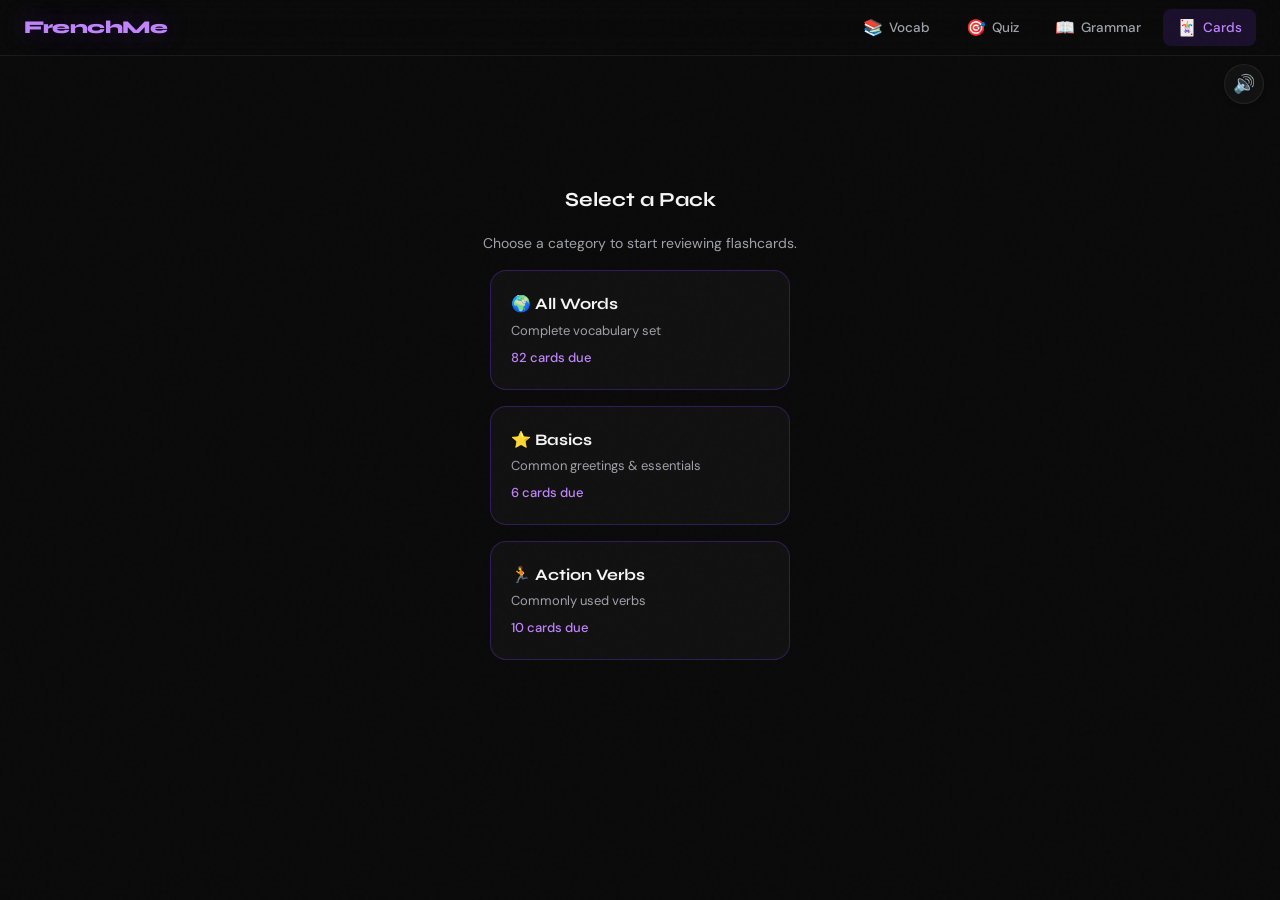
<file: cards/index.html>
<!DOCTYPE html>
<html lang="en">
<head>
<meta charset="UTF-8">
<meta name="viewport" content="width=device-width, initial-scale=1.0">
<title>Flashcards — FrenchMe</title>
<link rel="preconnect" href="https://fonts.googleapis.com">
<link href="https://fonts.googleapis.com/css2?family=Syne:wght@400;600;700;800&family=DM+Sans:ital,wght@0,300;0,400;0,500;1,300&display=swap" rel="stylesheet">
<link rel="stylesheet" href="../css/styles.css">
</head>
<body>

<!-- MUTE BUTTON -->
<button id="mute-btn">🔊</button>

<!-- NAV -->
<nav>
  <a href="../" class="nav-logo">FrenchMe</a>
  <div class="spacer"></div>
  <a href="../vocab/" class="nav-btn">
    <span class="icon">📚</span> Vocab
  </a>
  <a href="../quiz/" class="nav-btn">
    <span class="icon">🎯</span> Quiz
  </a>
  <a href="../grammar/" class="nav-btn">
    <span class="icon">📖</span> Grammar
  </a>
  <a href="../cards/" class="nav-btn active">
    <span class="icon">🃏</span> Cards
  </a>
</nav>

<!-- PAGE CONTENT -->
<div class="flash-content">
  <!-- Pack Selection -->
  <div id="flash-pack-select">
    <h2>Select a Pack</h2>
    <p>Choose a category to start reviewing flashcards.</p>
    <div class="pack-card" onclick="selectPack('all')">
      <div class="pack-name">🌍 All Words</div>
      <div class="pack-meta">Complete vocabulary set</div>
      <div class="pack-due" id="pack-due-all">0 cards due</div>
    </div>
    <div class="pack-card" onclick="selectPack('basics')">
      <div class="pack-name">⭐ Basics</div>
      <div class="pack-meta">Common greetings & essentials</div>
      <div class="pack-due" id="pack-due-basics">0 cards due</div>
    </div>
    <div class="pack-card" onclick="selectPack('verbs')">
      <div class="pack-name">🏃 Action Verbs</div>
      <div class="pack-meta">Commonly used verbs</div>
      <div class="pack-due" id="pack-due-verbs">0 cards due</div>
    </div>
  </div>

  <!-- Study Area -->
  <div id="flash-study">
    <div class="flash-progress">
      <span id="flash-progress-text">Card 1/10</span>
      <div class="progress-bar-track">
        <div class="progress-bar-fill" id="flash-progress-bar" style="width:0%;"></div>
      </div>
    </div>

    <div class="flip-container" id="flip-container" onclick="flipCard()">
      <div class="flipper" id="flipper">
        <div class="card-face card-front">
          <div class="card-prompt">TRANSLATE TO ENGLISH</div>
          <div class="card-word" id="card-front-word">Bonjour</div>
          <div class="card-hint">Click to reveal</div>
        </div>
        <div class="card-face card-back">
          <div class="card-prompt">ENGLISH MEANING</div>
          <div class="card-word" id="card-back-word">Hello</div>
          <div class="card-hint">Click to flip back</div>
        </div>
      </div>
    </div>

    <div class="flash-actions">
      <button class="btn btn-red" onclick="rateCard('again')">❌ Again</button>
      <button class="btn btn-gold" onclick="rateCard('hard')">🔄 Hard</button>
      <button class="btn btn-green" onclick="rateCard('easy')">✅ Easy</button>
    </div>
  </div>

  <!-- Session Complete -->
  <div id="flash-result" class="flash-result" style="display:none;">
    <h3>Session Complete! 🎉</h3>
    <p id="flash-result-msg">You've reviewed all cards in this pack.</p>
    <button class="btn btn-primary" onclick="backToPacks()">← Back to Packs</button>
  </div>
</div>

<script src="../js/data.js"></script>
<script src="../js/tts.js"></script>
<script src="../js/cards.js"></script>

</body>
</html>
</file>
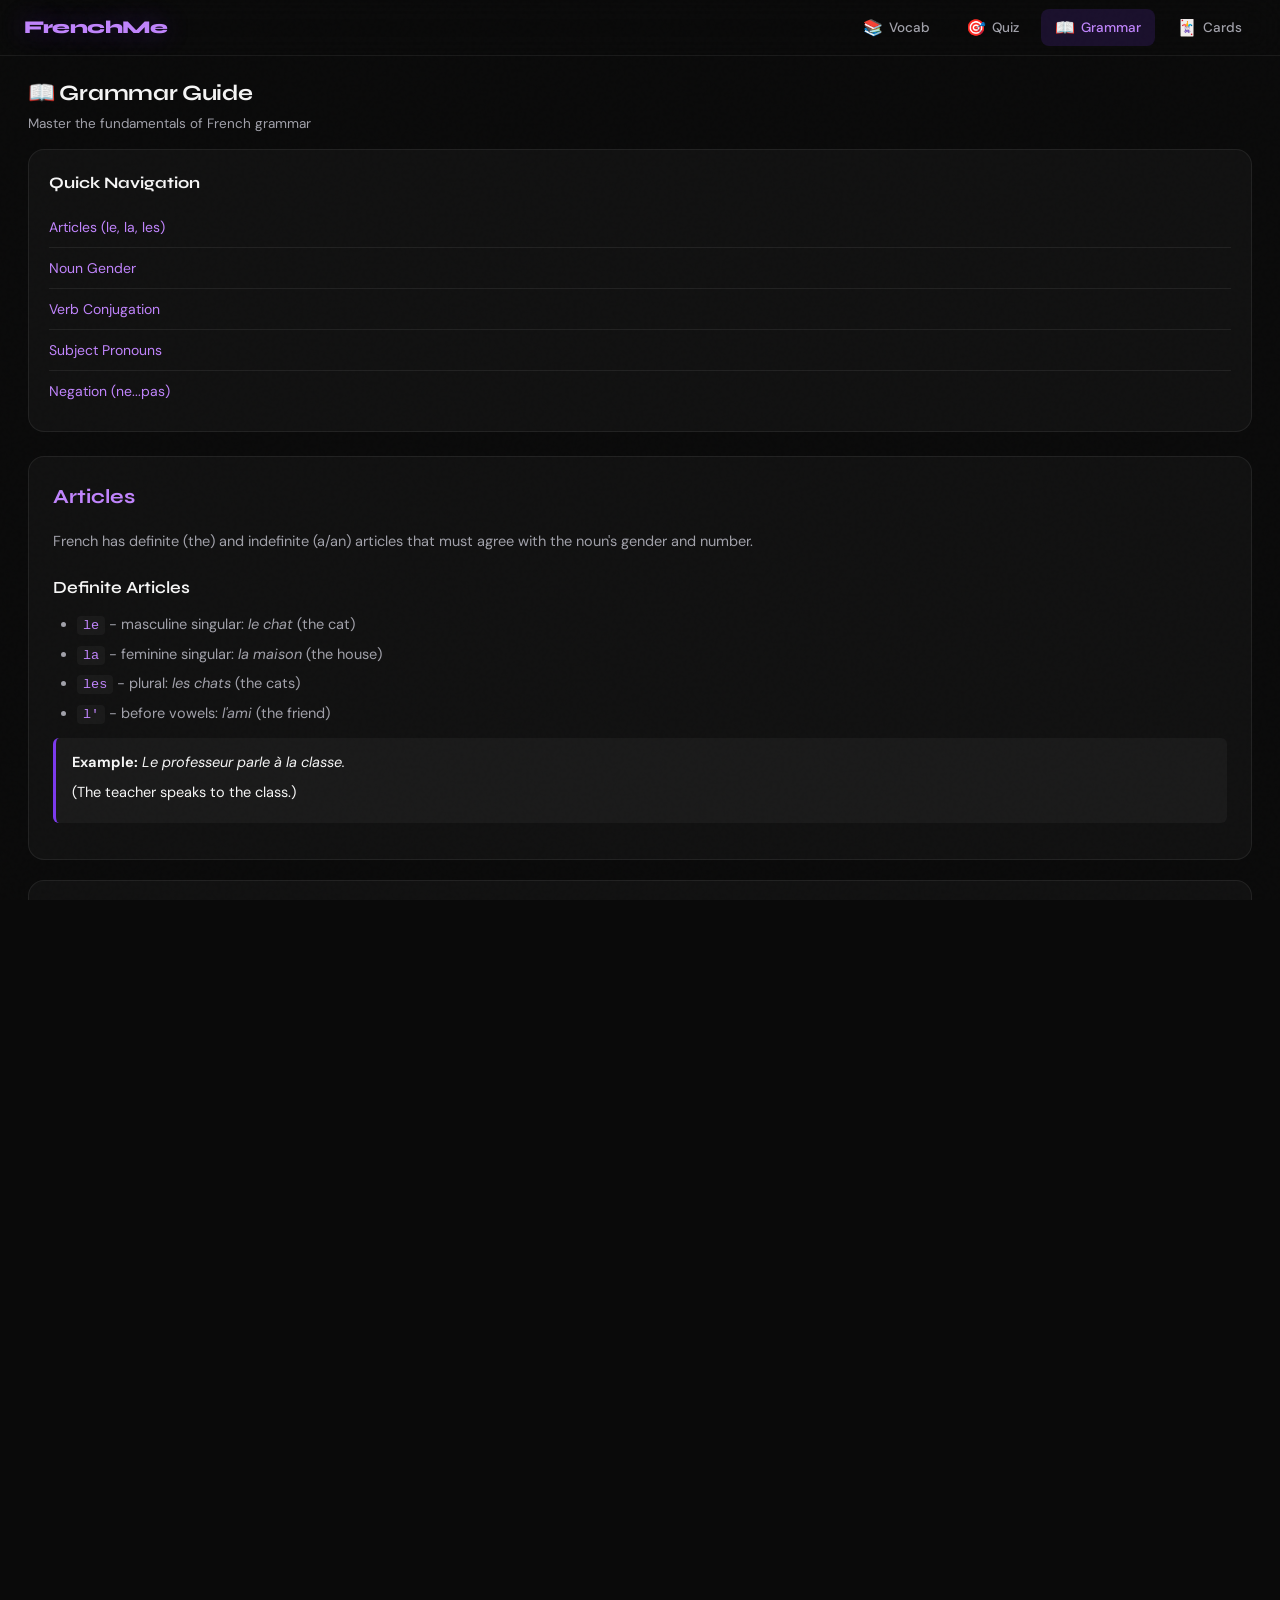
<file: grammar/index.html>
<!DOCTYPE html>
<html lang="en">
<head>
<meta charset="UTF-8">
<meta name="viewport" content="width=device-width, initial-scale=1.0">
<title>Grammar — FrenchMe</title>
<link rel="preconnect" href="https://fonts.googleapis.com">
<link href="https://fonts.googleapis.com/css2?family=Syne:wght@400;600;700;800&family=DM+Sans:ital,wght@0,300;0,400;0,500;1,300&display=swap" rel="stylesheet">
<link rel="stylesheet" href="../css/styles.css">
</head>
<body>

<!-- NAV -->
<nav>
  <a href="../" class="nav-logo">FrenchMe</a>
  <div class="spacer"></div>
  <a href="../vocab/" class="nav-btn">
    <span class="icon">📚</span> Vocab
  </a>
  <a href="../quiz/" class="nav-btn">
    <span class="icon">🎯</span> Quiz
  </a>
  <a href="../grammar/" class="nav-btn active">
    <span class="icon">📖</span> Grammar
  </a>
  <a href="../cards/" class="nav-btn">
    <span class="icon">🃏</span> Cards
  </a>
</nav>

<!-- PAGE CONTENT -->
<div class="page-container">
  <div class="page-header">
    <h1>📖 Grammar Guide</h1>
    <p>Master the fundamentals of French grammar</p>
  </div>
  <div class="scroll-area">
    <div class="grammar-toc">
      <h3>Quick Navigation</h3>
      <ul class="toc-list">
        <li><a href="#articles">Articles (le, la, les)</a></li>
        <li><a href="#gender">Noun Gender</a></li>
        <li><a href="#verbs">Verb Conjugation</a></li>
        <li><a href="#pronouns">Subject Pronouns</a></li>
        <li><a href="#negation">Negation (ne...pas)</a></li>
      </ul>
    </div>

    <section id="articles" class="grammar-section">
      <h2>Articles</h2>
      <p>French has definite (the) and indefinite (a/an) articles that must agree with the noun's gender and number.</p>
      <h3>Definite Articles</h3>
      <ul>
        <li><code>le</code> - masculine singular: <em>le chat</em> (the cat)</li>
        <li><code>la</code> - feminine singular: <em>la maison</em> (the house)</li>
        <li><code>les</code> - plural: <em>les chats</em> (the cats)</li>
        <li><code>l'</code> - before vowels: <em>l'ami</em> (the friend)</li>
      </ul>
      <div class="example">
        <p><strong>Example:</strong> <em>Le professeur parle à la classe.</em></p>
        <p>(The teacher speaks to the class.)</p>
      </div>
    </section>

    <section id="gender" class="grammar-section">
      <h2>Noun Gender</h2>
      <p>All French nouns are either masculine or feminine. This affects articles, adjectives, and sometimes verb agreement.</p>
      <h3>Common Patterns</h3>
      <ul>
        <li>Words ending in <code>-tion</code>, <code>-sion</code>, <code>-té</code> are usually feminine</li>
        <li>Words ending in <code>-age</code>, <code>-ment</code> are usually masculine</li>
        <li>When in doubt, memorize the article with the noun!</li>
      </ul>
      <div class="example">
        <p><strong>Feminine:</strong> <em>la nation</em>, <em>la beauté</em></p>
        <p><strong>Masculine:</strong> <em>le fromage</em>, <em>le gouvernement</em></p>
      </div>
    </section>

    <section id="verbs" class="grammar-section">
      <h2>Verb Conjugation</h2>
      <p>French verbs change form based on the subject. Here's the present tense of <code>parler</code> (to speak):</p>
      <ul>
        <li>je parle (I speak)</li>
        <li>tu parles (you speak - informal)</li>
        <li>il/elle parle (he/she speaks)</li>
        <li>nous parlons (we speak)</li>
        <li>vous parlez (you speak - formal/plural)</li>
        <li>ils/elles parlent (they speak)</li>
      </ul>
      <div class="example">
        <p><strong>Example:</strong> <em>Je parle français et tu parles anglais.</em></p>
        <p>(I speak French and you speak English.)</p>
      </div>
    </section>

    <section id="pronouns" class="grammar-section">
      <h2>Subject Pronouns</h2>
      <p>These pronouns are used as the subject of a sentence:</p>
      <ul>
        <li><code>je</code> - I</li>
        <li><code>tu</code> - you (informal singular)</li>
        <li><code>il</code> - he / <code>elle</code> - she</li>
        <li><code>nous</code> - we</li>
        <li><code>vous</code> - you (formal or plural)</li>
        <li><code>ils</code> - they (masculine) / <code>elles</code> - they (feminine)</li>
      </ul>
      <div class="example">
        <p><strong>Tip:</strong> Use <code>tu</code> with friends and family, <code>vous</code> with strangers or in formal settings.</p>
      </div>
    </section>

    <section id="negation" class="grammar-section">
      <h2>Negation</h2>
      <p>To make a sentence negative in French, place <code>ne</code> before the verb and <code>pas</code> after it.</p>
      <div class="example">
        <p><strong>Affirmative:</strong> <em>Je parle français.</em> (I speak French.)</p>
        <p><strong>Negative:</strong> <em>Je ne parle pas français.</em> (I don't speak French.)</p>
      </div>
      <p><strong>Note:</strong> In casual speech, <code>ne</code> is often dropped: <em>Je parle pas français.</em></p>
    </section>
  </div>
</div>

</body>
</html>
</file>
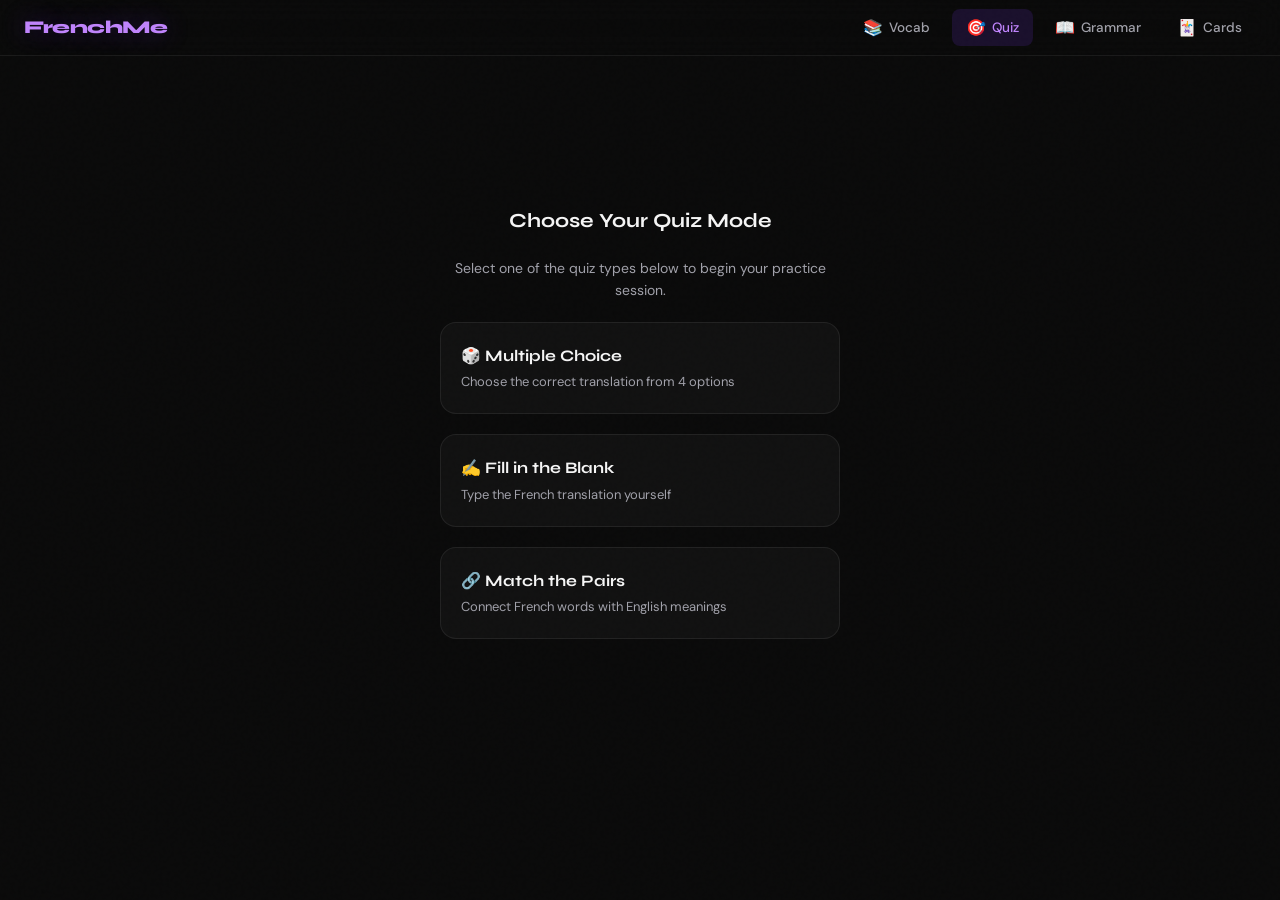
<file: quiz/index.html>
<!DOCTYPE html>
<html lang="en">
<head>
<meta charset="UTF-8">
<meta name="viewport" content="width=device-width, initial-scale=1.0">
<title>Quiz — FrenchMe</title>
<link rel="preconnect" href="https://fonts.googleapis.com">
<link href="https://fonts.googleapis.com/css2?family=Syne:wght@400;600;700;800&family=DM+Sans:ital,wght@0,300;0,400;0,500;1,300&display=swap" rel="stylesheet">
<link rel="stylesheet" href="../css/styles.css">
</head>
<body>

<!-- NAV -->
<nav>
  <a href="../" class="nav-logo">FrenchMe</a>
  <div class="spacer"></div>
  <a href="../vocab/" class="nav-btn">
    <span class="icon">📚</span> Vocab
  </a>
  <a href="../quiz/" class="nav-btn active">
    <span class="icon">🎯</span> Quiz
  </a>
  <a href="../grammar/" class="nav-btn">
    <span class="icon">📖</span> Grammar
  </a>
  <a href="../cards/" class="nav-btn">
    <span class="icon">🃏</span> Cards
  </a>
</nav>

<!-- PAGE CONTENT -->
<div class="quiz-content">
  <!-- Start Screen -->
  <div id="quiz-start">
    <h2>Choose Your Quiz Mode</h2>
    <p>Select one of the quiz types below to begin your practice session.</p>
    <div class="quiz-mode-card" onclick="startQuiz('mc')">
      <div class="mode-title">🎲 Multiple Choice</div>
      <div class="mode-desc">Choose the correct translation from 4 options</div>
    </div>
    <div class="quiz-mode-card" onclick="startQuiz('fitb')">
      <div class="mode-title">✍️ Fill in the Blank</div>
      <div class="mode-desc">Type the French translation yourself</div>
    </div>
    <div class="quiz-mode-card" onclick="startQuiz('match')">
      <div class="mode-title">🔗 Match the Pairs</div>
      <div class="mode-desc">Connect French words with English meanings</div>
    </div>
  </div>

  <!-- Quiz Game -->
  <div id="quiz-game">
    <div class="quiz-header">
      <span id="quiz-type-tag">🎲 Multiple Choice</span>
      <span id="quiz-progress">Question 1/10</span>
      <span id="quiz-xp">⚡ 0 XP</span>
    </div>
    <div id="quiz-card">
      <div id="quiz-question"></div>
      <div id="quiz-answer-area"></div>
      <div id="quiz-feedback" class="quiz-feedback"></div>
      <button id="quiz-next-btn" class="btn btn-primary" onclick="nextQuestion()">Next →</button>
    </div>
  </div>

  <!-- Result Screen -->
  <div id="quiz-result">
    <div class="score-circle" id="score-circle" style="--pct:0;">
      <span id="score-num">0/10</span>
    </div>
    <h3 id="result-title">Great work!</h3>
    <p id="result-msg">You're making progress. Keep it up!</p>
    <div class="result-actions">
      <button class="btn btn-ghost" onclick="goToStart()">← Back</button>
      <button class="btn btn-primary" onclick="restartQuiz()">Try Again</button>
    </div>
  </div>
</div>

<script src="../js/data.js"></script>
<script src="../js/tts.js"></script>
<script src="../js/quiz.js"></script>

</body>
</html>
</file>
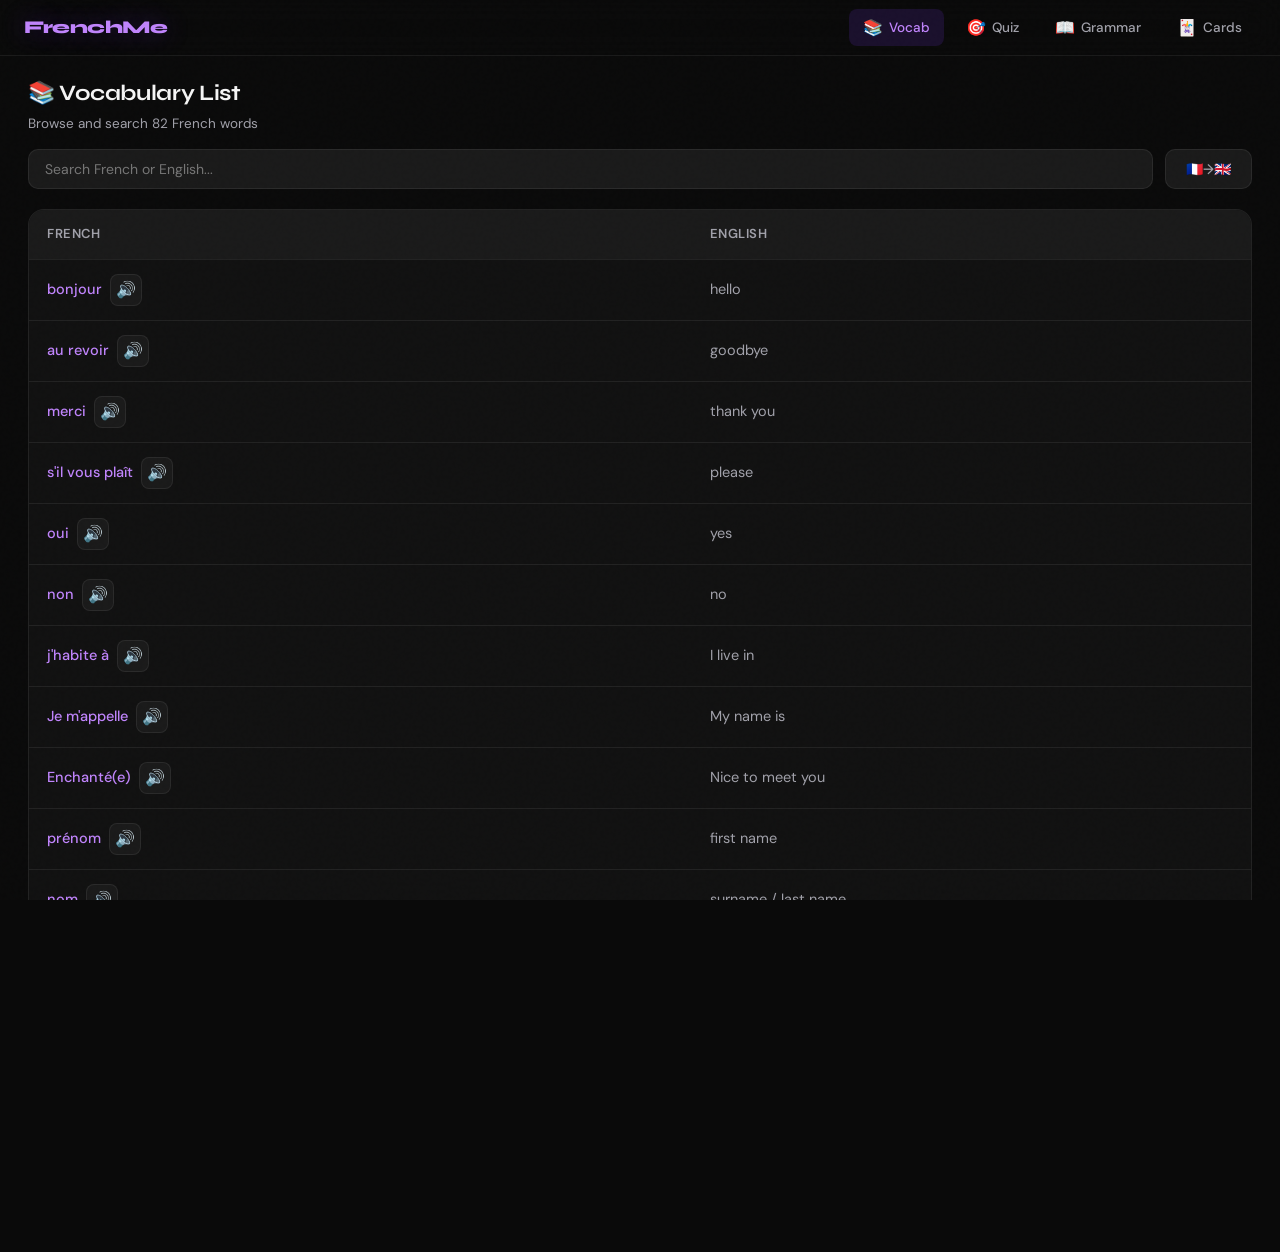
<file: vocab/index.html>
<!DOCTYPE html>
<html lang="en">
<head>
<meta charset="UTF-8">
<meta name="viewport" content="width=device-width, initial-scale=1.0">
<title>Vocabulary — FrenchMe</title>
<link rel="preconnect" href="https://fonts.googleapis.com">
<link href="https://fonts.googleapis.com/css2?family=Syne:wght@400;600;700;800&family=DM+Sans:ital,wght@0,300;0,400;0,500;1,300&display=swap" rel="stylesheet">
<link rel="stylesheet" href="../css/styles.css">
</head>
<body>

<!-- NAV -->
<nav>
  <a href="../" class="nav-logo">FrenchMe</a>
  <div class="spacer"></div>
  <a href="../vocab/" class="nav-btn active">
    <span class="icon">📚</span> Vocab
  </a>
  <a href="../quiz/" class="nav-btn">
    <span class="icon">🎯</span> Quiz
  </a>
  <a href="../grammar/" class="nav-btn">
    <span class="icon">📖</span> Grammar
  </a>
  <a href="../cards/" class="nav-btn">
    <span class="icon">🃏</span> Cards
  </a>
</nav>

<!-- PAGE CONTENT -->
<div class="page-container">
  <div class="page-header">
    <h1>📚 Vocabulary List</h1>
    <p>Browse and search <span id="vocab-total">0</span> French words</p>
  </div>
  <div class="scroll-area">
    <div class="vocab-controls">
      <input type="text" id="vocab-search" placeholder="Search French or English..." oninput="vocabSearch()">
      <button class="btn btn-ghost" id="toggle-dir-btn" onclick="toggleDir()">🇫🇷→🇬🇧</button>
    </div>
    <div class="vocab-table-wrap">
      <table class="vocab-table">
        <thead>
          <tr>
            <th id="th-col1">French</th>
            <th id="th-col2">English</th>
          </tr>
        </thead>
        <tbody id="vocab-tbody"></tbody>
      </table>
    </div>
    <div class="vocab-pagination">
      <span id="vocab-page-info"></span>
      <div style="display:flex;gap:8px;">
        <button class="btn btn-ghost" id="vocab-prev" onclick="vocabPrev()">← Prev</button>
        <button class="btn btn-ghost" id="vocab-next" onclick="vocabNext()">Next →</button>
      </div>
    </div>
  </div>
</div>

<script src="../js/data.js"></script>
<script src="../js/tts.js"></script>
<script src="../js/vocab.js"></script>

</body>
</html>
</file>
<file: css/styles.css>
:root {
  --bg: #0a0a0a;
  --bg2: #111111;
  --bg3: #1a1a1a;
  --bg4: #222222;
  --accent: #7c3aed;
  --accent2: #a855f7;
  --accent3: #c084fc;
  --glow: rgba(124,58,237,0.35);
  --green: #22c55e;
  --red: #ef4444;
  --gold: #f59e0b;
  --text: #f5f5f5;
  --text2: #a1a1aa;
  --text3: #71717a;
  --border: rgba(255,255,255,0.07);
  --border2: rgba(124,58,237,0.3);
  --card-shadow: 0 8px 32px rgba(0,0,0,0.6);
  --radius: 16px;
  --radius-sm: 10px;
}

* { margin: 0; padding: 0; box-sizing: border-box; }

html, body {
  height: 100%;
  background: var(--bg);
  color: var(--text);
  font-family: 'DM Sans', sans-serif;
  font-size: 15px;
  line-height: 1.6;
  overflow-x: hidden;
}

/* ── NOISE TEXTURE ── */
body::before {
  content: '';
  position: fixed; inset: 0;
  background-image: url("data:image/svg+xml,%3Csvg viewBox='0 0 256 256' xmlns='http://www.w3.org/2000/svg'%3E%3Cfilter id='noise'%3E%3CfeTurbulence type='fractalNoise' baseFrequency='0.9' numOctaves='4' stitchTiles='stitch'/%3E%3C/filter%3E%3Crect width='100%25' height='100%25' filter='url(%23noise)' opacity='0.035'/%3E%3C/svg%3E");
  pointer-events: none;
  z-index: 9999;
  opacity: 0.4;
}

/* ── NAV ── */
nav {
  position: fixed;
  top: 0; left: 0; right: 0;
  z-index: 100;
  display: flex;
  align-items: center;
  gap: 8px;
  padding: 0 24px;
  height: 56px;
  background: rgba(10,10,10,0.9);
  backdrop-filter: blur(20px);
  border-bottom: 1px solid var(--border);
  overflow-x: auto;
  overflow-y: hidden;
  -webkit-overflow-scrolling: touch;
}

nav::-webkit-scrollbar { height: 0; }

.nav-logo {
  font-family: 'Syne', sans-serif;
  font-weight: 800;
  font-size: 18px;
  letter-spacing: -0.5px;
  color: var(--accent3);
  margin-right: 12px;
  text-shadow: 0 0 24px var(--glow);
  flex-shrink: 0;
  text-decoration: none;
}

nav .spacer { flex: 1; min-width: 8px; }

.nav-btn {
  display: flex; align-items: center; gap: 6px;
  padding: 6px 14px;
  border-radius: 8px;
  background: transparent;
  color: var(--text2);
  font-family: 'DM Sans', sans-serif;
  font-size: 13.5px;
  font-weight: 500;
  text-decoration: none;
  transition: all 0.2s;
  white-space: nowrap;
  flex-shrink: 0;
}
.nav-btn:hover { color: var(--text); background: var(--bg3); }
.nav-btn.active {
  color: var(--accent3);
  background: rgba(124,58,237,0.15);
}
.nav-btn .icon { font-size: 16px; }

/* ── MUTE BUTTON ── */
#mute-btn {
  position: fixed;
  top: 64px;
  right: 16px;
  z-index: 200;
  width: 40px;
  height: 40px;
  border-radius: 50%;
  background: var(--bg2);
  border: 1px solid var(--border);
  color: var(--text2);
  font-size: 18px;
  cursor: pointer;
  display: none;
  align-items: center;
  justify-content: center;
  transition: all 0.2s;
  box-shadow: 0 4px 12px rgba(0,0,0,0.4);
}
#mute-btn:hover { background: var(--bg3); color: var(--text); transform: scale(1.05); }
#mute-btn.active { color: var(--red); }

/* ── PAGE CONTAINER ── */
.page-container {
  min-height: 100vh;
  padding-top: 56px;
}

/* ── PAGE HEADER ── */
.page-header {
  padding: 20px 28px 14px;
}
.page-header h1 {
  font-family: 'Syne', sans-serif;
  font-weight: 700;
  font-size: 22px;
  letter-spacing: -0.3px;
}
.page-header p { color: var(--text2); font-size: 13.5px; margin-top: 2px; }

/* ── SCROLL AREA ── */
.scroll-area {
  padding: 0 28px 28px;
}

/* ── CARDS ── */
.card {
  background: var(--bg2);
  border: 1px solid var(--border);
  border-radius: var(--radius);
  padding: 20px;
  box-shadow: var(--card-shadow);
}

/* ── BUTTONS ── */
.btn {
  display: inline-flex; align-items: center; justify-content: center; gap: 6px;
  padding: 9px 20px;
  border-radius: var(--radius-sm);
  border: none;
  font-family: 'DM Sans', sans-serif;
  font-size: 14px;
  font-weight: 500;
  cursor: pointer;
  transition: all 0.2s;
  white-space: nowrap;
}
.btn-primary {
  background: var(--accent);
  color: white;
  box-shadow: 0 0 20px var(--glow);
}
.btn-primary:hover { background: var(--accent2); transform: translateY(-1px); box-shadow: 0 4px 24px var(--glow); }
.btn-ghost {
  background: var(--bg3);
  color: var(--text2);
  border: 1px solid var(--border);
}
.btn-ghost:hover { background: var(--bg4); color: var(--text); }
.btn-green { background: var(--green); color: white; }
.btn-green:hover { filter: brightness(1.1); }
.btn-red { background: var(--red); color: white; }
.btn-red:hover { filter: brightness(1.1); }
.btn-gold { background: var(--gold); color: #111; }
.btn-gold:hover { filter: brightness(1.1); }
.btn:disabled { opacity: 0.4; cursor: not-allowed; transform: none !important; }

/* ── TTS SPEAK BUTTON ── */
.speak-btn {
  display: inline-flex;
  align-items: center;
  justify-content: center;
  width: 32px;
  height: 32px;
  border-radius: 8px;
  background: var(--bg3);
  border: 1px solid var(--border);
  color: var(--accent3);
  font-size: 16px;
  cursor: pointer;
  transition: all 0.2s;
  flex-shrink: 0;
}
.speak-btn:hover { background: var(--bg4); transform: scale(1.05); }
.speak-btn:active { transform: scale(0.95); }

/* ────────────────────────────────────────────
   FLASHCARDS STYLES
──────────────────────────────────────────── */
.flash-content {
  min-height: calc(100vh - 56px);
  display: flex;
  flex-direction: column;
  align-items: center;
  justify-content: center;
  gap: 20px;
  padding: 28px;
}

#flash-pack-select {
  display: flex;
  flex-direction: column;
  align-items: center;
  gap: 16px;
  text-align: center;
}
#flash-pack-select h2 { font-family: 'Syne', sans-serif; font-size: 20px; font-weight: 700; }
#flash-pack-select p { color: var(--text2); font-size: 14px; max-width: 360px; }
.pack-card {
  width: 300px;
  background: var(--bg2);
  border: 1px solid var(--border2);
  border-radius: var(--radius);
  padding: 20px;
  cursor: pointer;
  transition: all 0.2s;
  text-align: left;
}
.pack-card:hover { background: var(--bg3); border-color: var(--accent2); transform: translateY(-2px); box-shadow: 0 8px 24px var(--glow); }
.pack-card .pack-name { font-family: 'Syne', sans-serif; font-weight: 700; font-size: 16px; }
.pack-card .pack-meta { color: var(--text2); font-size: 13px; margin-top: 4px; }
.pack-card .pack-due { color: var(--accent3); font-size: 13px; margin-top: 6px; font-weight: 500; }

#flash-study { display: none; width: 100%; max-width: 480px; }
#flash-study.visible { display: flex; flex-direction: column; align-items: center; gap: 16px; }

.flash-progress {
  width: 100%;
  display: flex;
  align-items: center;
  gap: 12px;
  font-size: 13px;
  color: var(--text2);
}
.progress-bar-track {
  flex: 1;
  height: 4px;
  background: var(--bg4);
  border-radius: 99px;
  overflow: hidden;
}
.progress-bar-fill {
  height: 100%;
  background: linear-gradient(90deg, var(--accent), var(--accent3));
  border-radius: 99px;
  transition: width 0.4s ease;
}

.flip-container {
  width: 100%;
  height: 320px;
  perspective: 1200px;
  cursor: pointer;
  position: relative;
}
.flipper {
  width: 100%;
  height: 100%;
  position: relative;
  transform-style: preserve-3d;
  transition: transform 0.5s cubic-bezier(0.4, 0.0, 0.2, 1);
}
.flip-container.flipped .flipper { transform: rotateY(180deg); }

.card-face {
  position: absolute; inset: 0;
  backface-visibility: hidden;
  background: var(--bg2);
  border: 1px solid var(--border2);
  border-radius: var(--radius);
  display: flex;
  flex-direction: column;
  align-items: center;
  justify-content: center;
  gap: 12px;
  padding: 32px;
  box-shadow: var(--card-shadow);
}
.card-front { z-index: 2; }
.card-back { transform: rotateY(180deg); background: var(--bg3); }

.card-prompt {
  font-size: 13px;
  color: var(--text3);
  text-transform: uppercase;
  letter-spacing: 0.5px;
}
.card-word {
  font-family: 'Syne', sans-serif;
  font-weight: 700;
  font-size: 32px;
  text-align: center;
  line-height: 1.2;
}
.card-hint {
  margin-top: 8px;
  font-size: 14px;
  color: var(--text2);
  text-align: center;
}

.flash-actions {
  width: 100%;
  display: flex;
  gap: 12px;
}
.flash-actions .btn { flex: 1; }

.flash-result {
  width: 100%;
  text-align: center;
  display: flex;
  flex-direction: column;
  align-items: center;
  gap: 12px;
}
.flash-result h3 { font-family: 'Syne', sans-serif; font-weight: 700; font-size: 20px; }
.flash-result p { color: var(--text2); font-size: 14px; max-width: 320px; }

/* ────────────────────────────────────────────
   QUIZ STYLES
──────────────────────────────────────────── */
.quiz-content {
  min-height: calc(100vh - 56px);
  display: flex;
  flex-direction: column;
  align-items: center;
  justify-content: center;
  padding: 28px;
}

#quiz-start {
  display: flex;
  flex-direction: column;
  align-items: center;
  gap: 20px;
  text-align: center;
  max-width: 400px;
}
#quiz-start h2 { font-family: 'Syne', sans-serif; font-size: 20px; font-weight: 700; }
#quiz-start p { color: var(--text2); font-size: 14px; }
.quiz-mode-card {
  width: 100%;
  background: var(--bg2);
  border: 1px solid var(--border);
  border-radius: var(--radius);
  padding: 20px;
  cursor: pointer;
  transition: all 0.2s;
  text-align: left;
}
.quiz-mode-card:hover { background: var(--bg3); border-color: var(--accent2); transform: translateY(-2px); box-shadow: 0 8px 24px var(--glow); }
.quiz-mode-card .mode-title { font-family: 'Syne', sans-serif; font-weight: 700; font-size: 16px; }
.quiz-mode-card .mode-desc { color: var(--text2); font-size: 13px; margin-top: 4px; }

#quiz-game {
  display: none;
  flex-direction: column;
  align-items: center;
  gap: 20px;
  width: 100%;
  max-width: 520px;
}
#quiz-game.visible { display: flex; }

.quiz-header {
  width: 100%;
  display: flex;
  align-items: center;
  justify-content: space-between;
  gap: 12px;
  font-size: 13px;
  color: var(--text2);
}
#quiz-type-tag {
  background: var(--bg3);
  padding: 4px 10px;
  border-radius: 6px;
  font-weight: 500;
}

#quiz-card {
  width: 100%;
  background: var(--bg2);
  border: 1px solid var(--border);
  border-radius: var(--radius);
  padding: 28px;
  box-shadow: var(--card-shadow);
  transition: all 0.2s;
}
#quiz-card.pop { transform: scale(1.03); box-shadow: 0 0 32px var(--glow); }
#quiz-card.shake { animation: shake 0.5s; }

@keyframes shake {
  0%, 100% { transform: translateX(0); }
  25% { transform: translateX(-8px); }
  75% { transform: translateX(8px); }
}

#quiz-question {
  font-family: 'Syne', sans-serif;
  font-weight: 600;
  font-size: 18px;
  margin-bottom: 20px;
  text-align: center;
}

#quiz-answer-area {
  display: flex;
  flex-direction: column;
  gap: 10px;
}
.quiz-option {
  padding: 14px 18px;
  background: var(--bg3);
  border: 1px solid var(--border);
  border-radius: var(--radius-sm);
  cursor: pointer;
  transition: all 0.2s;
  font-size: 14.5px;
  display: flex;
  align-items: center;
  gap: 8px;
}
.quiz-option:hover { background: var(--bg4); border-color: var(--accent3); }
.quiz-option.correct { background: var(--green); color: white; border-color: var(--green); pointer-events: none; }
.quiz-option.wrong { background: var(--red); color: white; border-color: var(--red); pointer-events: none; }
.quiz-option.disabled { opacity: 0.5; pointer-events: none; }

.fitb-input {
  width: 100%;
  padding: 14px 18px;
  background: var(--bg3);
  border: 1px solid var(--border);
  border-radius: var(--radius-sm);
  color: var(--text);
  font-family: 'DM Sans', sans-serif;
  font-size: 15px;
  margin-bottom: 12px;
}
.fitb-input:focus { outline: none; border-color: var(--accent3); }
.fitb-input.correct { border-color: var(--green); background: rgba(34, 197, 94, 0.1); }
.fitb-input.wrong { border-color: var(--red); background: rgba(239, 68, 68, 0.1); }

.match-grid {
  display: grid;
  grid-template-columns: 1fr 1fr;
  gap: 12px;
}
.match-col {
  display: flex;
  flex-direction: column;
  gap: 8px;
}
.match-item {
  padding: 12px 14px;
  background: var(--bg3);
  border: 1px solid var(--border);
  border-radius: var(--radius-sm);
  cursor: pointer;
  transition: all 0.2s;
  font-size: 14px;
  text-align: center;
  display: flex;
  align-items: center;
  justify-content: center;
  gap: 8px;
}
.match-item:hover { background: var(--bg4); border-color: var(--accent3); }
.match-item.selected { background: var(--accent); color: white; border-color: var(--accent); }
.match-item.matched-correct { background: var(--green); color: white; border-color: var(--green); pointer-events: none; }
.match-item.matched-wrong { background: var(--red); color: white; border-color: var(--red); }

.quiz-feedback {
  margin-top: 16px;
  padding: 10px 16px;
  border-radius: var(--radius-sm);
  font-size: 14px;
  font-weight: 500;
  text-align: center;
  display: none;
}
.quiz-feedback.correct { background: rgba(34, 197, 94, 0.15); color: var(--green); display: block; }
.quiz-feedback.wrong { background: rgba(239, 68, 68, 0.15); color: var(--red); display: block; }

#quiz-next-btn {
  margin-top: 16px;
  display: none;
}

#quiz-result {
  display: none;
  flex-direction: column;
  align-items: center;
  gap: 20px;
  text-align: center;
  max-width: 400px;
}
#quiz-result.visible { display: flex; }

.score-circle {
  width: 160px;
  height: 160px;
  border-radius: 50%;
  background: conic-gradient(var(--accent) calc(var(--pct) * 1%), var(--bg3) 0);
  display: flex;
  align-items: center;
  justify-content: center;
  position: relative;
}
.score-circle::before {
  content: '';
  position: absolute;
  inset: 10px;
  background: var(--bg);
  border-radius: 50%;
}
#score-num {
  position: relative;
  font-family: 'Syne', sans-serif;
  font-weight: 700;
  font-size: 32px;
  color: var(--text);
}
#result-title { font-family: 'Syne', sans-serif; font-weight: 700; font-size: 24px; }
#result-msg { color: var(--text2); font-size: 14px; max-width: 320px; }
.result-actions { display: flex; gap: 12px; }

/* ────────────────────────────────────────────
   VOCAB STYLES
──────────────────────────────────────────── */
.vocab-controls {
  display: flex;
  gap: 12px;
  margin-bottom: 20px;
  flex-wrap: wrap;
}
.vocab-controls input {
  flex: 1;
  min-width: 180px;
  padding: 10px 16px;
  background: var(--bg3);
  border: 1px solid var(--border);
  border-radius: var(--radius-sm);
  color: var(--text);
  font-family: 'DM Sans', sans-serif;
  font-size: 14px;
}
.vocab-controls input:focus { outline: none; border-color: var(--accent3); }
.vocab-controls button { flex-shrink: 0; }

.vocab-table-wrap {
  background: var(--bg2);
  border: 1px solid var(--border);
  border-radius: var(--radius);
  overflow: hidden;
}
.vocab-table {
  width: 100%;
  border-collapse: collapse;
}
.vocab-table thead {
  background: var(--bg3);
}
.vocab-table th {
  padding: 14px 18px;
  text-align: left;
  font-weight: 600;
  font-size: 13px;
  text-transform: uppercase;
  letter-spacing: 0.5px;
  color: var(--text2);
  border-bottom: 1px solid var(--border);
}
.vocab-table td {
  padding: 14px 18px;
  border-bottom: 1px solid var(--border);
  font-size: 14.5px;
}
.vocab-table tr:last-child td { border-bottom: none; }
.vocab-table tr:hover { background: var(--bg3); }

.vocab-col-fr { 
  font-weight: 500; 
  color: var(--accent3);
  display: flex;
  align-items: center;
  gap: 8px;
}
.vocab-col-en { color: var(--text2); }

.vocab-pagination {
  display: flex;
  align-items: center;
  justify-content: space-between;
  margin-top: 16px;
  gap: 12px;
  font-size: 13px;
  color: var(--text2);
  flex-wrap: wrap;
}
.vocab-pagination .btn { padding: 7px 16px; font-size: 13px; }

/* ────────────────────────────────────────────
   GRAMMAR STYLES
──────────────────────────────────────────── */
.grammar-toc {
  background: var(--bg2);
  border: 1px solid var(--border);
  border-radius: var(--radius);
  padding: 20px;
  margin-bottom: 24px;
}
.grammar-toc h3 { font-family: 'Syne', sans-serif; font-weight: 700; font-size: 16px; margin-bottom: 12px; }
.toc-list { list-style: none; }
.toc-list li {
  padding: 8px 0;
  border-bottom: 1px solid var(--border);
}
.toc-list li:last-child { border-bottom: none; }
.toc-list a {
  color: var(--accent3);
  text-decoration: none;
  font-size: 14px;
}
.toc-list a:hover { text-decoration: underline; }

.grammar-section {
  background: var(--bg2);
  border: 1px solid var(--border);
  border-radius: var(--radius);
  padding: 24px;
  margin-bottom: 20px;
  scroll-margin-top: 80px;
}
.grammar-section h2 {
  font-family: 'Syne', sans-serif;
  font-weight: 700;
  font-size: 20px;
  margin-bottom: 16px;
  color: var(--accent3);
}
.grammar-section h3 {
  font-family: 'Syne', sans-serif;
  font-weight: 600;
  font-size: 17px;
  margin: 20px 0 12px;
}
.grammar-section p {
  color: var(--text2);
  font-size: 14.5px;
  margin-bottom: 12px;
  line-height: 1.7;
}
.grammar-section ul {
  margin: 12px 0 12px 24px;
  color: var(--text2);
  font-size: 14.5px;
}
.grammar-section li { margin-bottom: 6px; line-height: 1.6; }
.grammar-section code {
  background: var(--bg3);
  padding: 2px 6px;
  border-radius: 4px;
  font-family: 'Courier New', monospace;
  font-size: 13.5px;
  color: var(--accent3);
}
.grammar-section .example {
  background: var(--bg3);
  border-left: 3px solid var(--accent);
  padding: 12px 16px;
  margin: 12px 0;
  border-radius: 6px;
}
.grammar-section .example p {
  margin-bottom: 6px;
  color: var(--text);
}

/* ── RESPONSIVE ── */
@media (max-width: 600px) {
  nav { padding: 0 16px; gap: 6px; }
  .nav-logo { font-size: 16px; margin-right: 8px; }
  .nav-btn { padding: 6px 12px; font-size: 12.5px; }
  .page-header { padding: 16px 20px 12px; }
  .page-header h1 { font-size: 20px; }
  .scroll-area { padding: 0 20px 20px; }
  .card { padding: 16px; }
  .card-word { font-size: 28px; }
  #quiz-card { padding: 20px; }
  .match-grid { grid-template-columns: 1fr; }
  .vocab-table td, .vocab-table th { padding: 12px 14px; }
  .grammar-section { padding: 18px; }
  .flash-content, .quiz-content { padding: 20px; }
}
</file>
